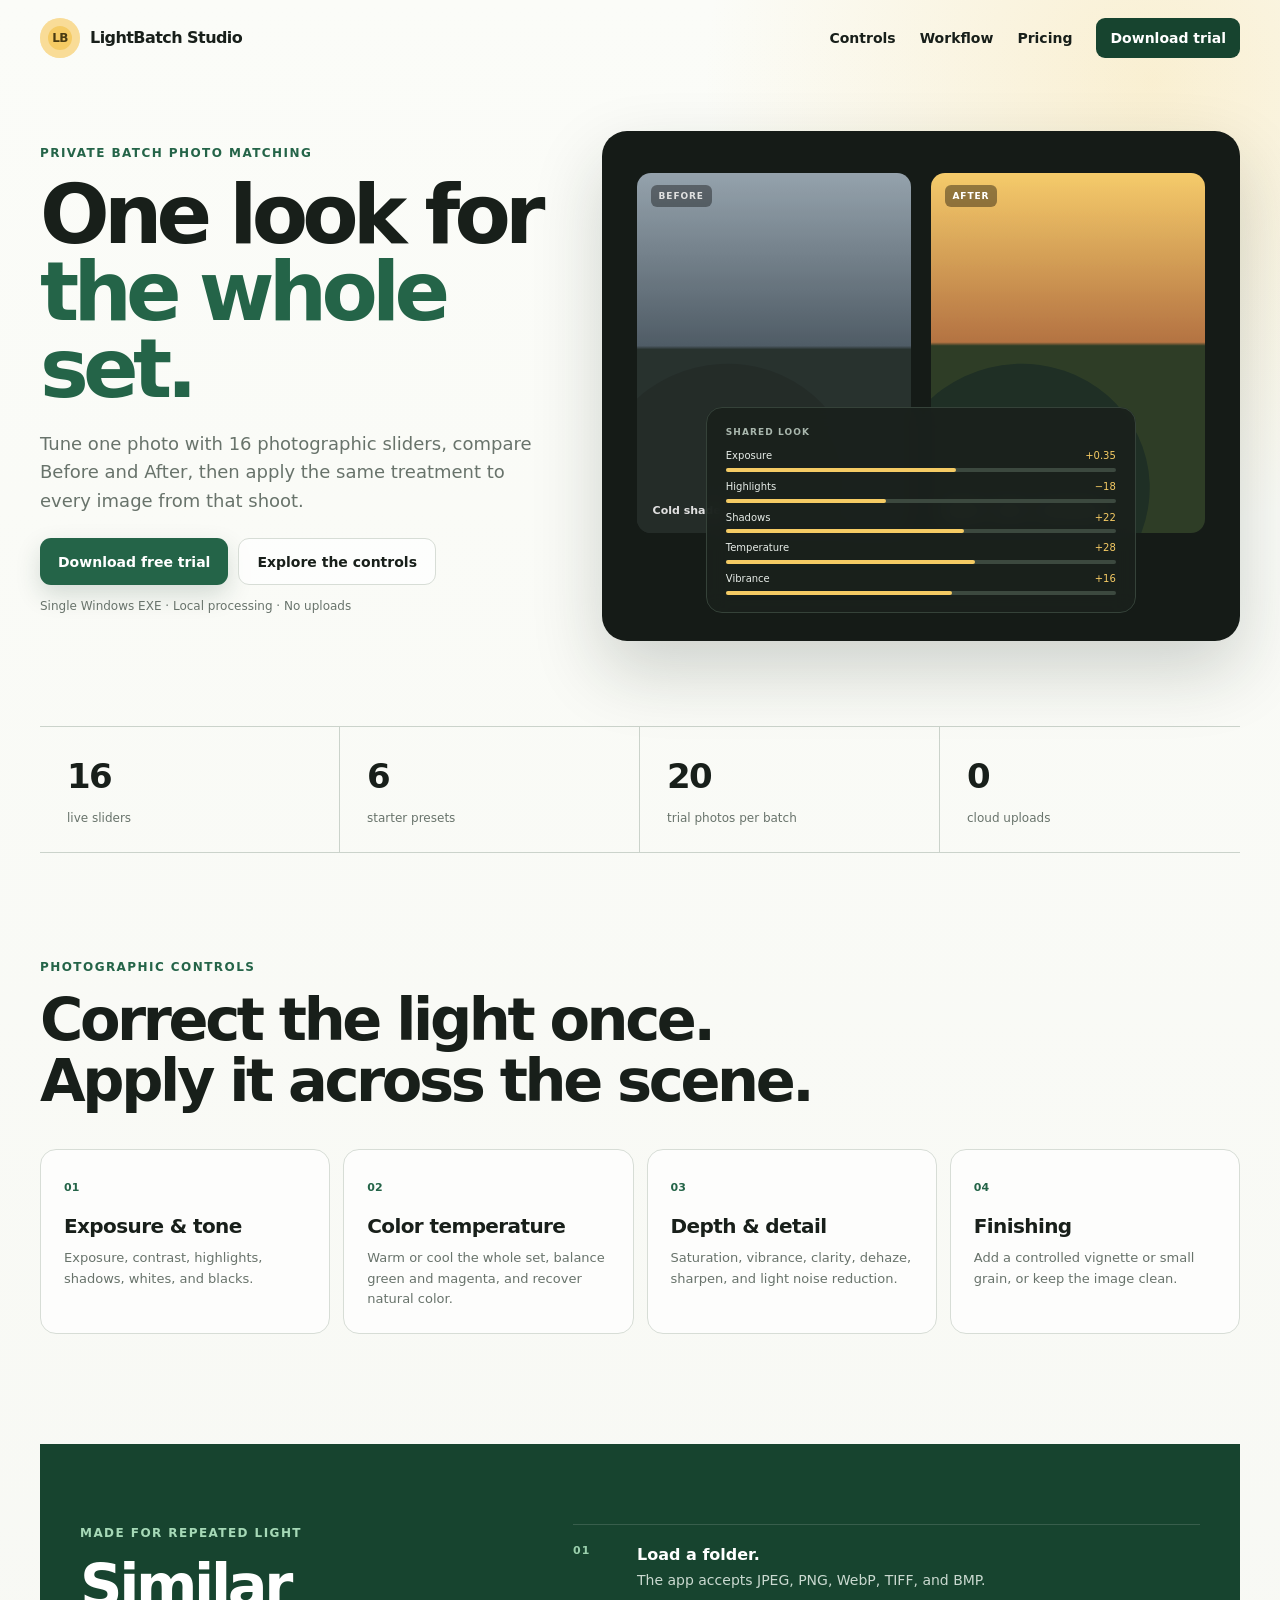
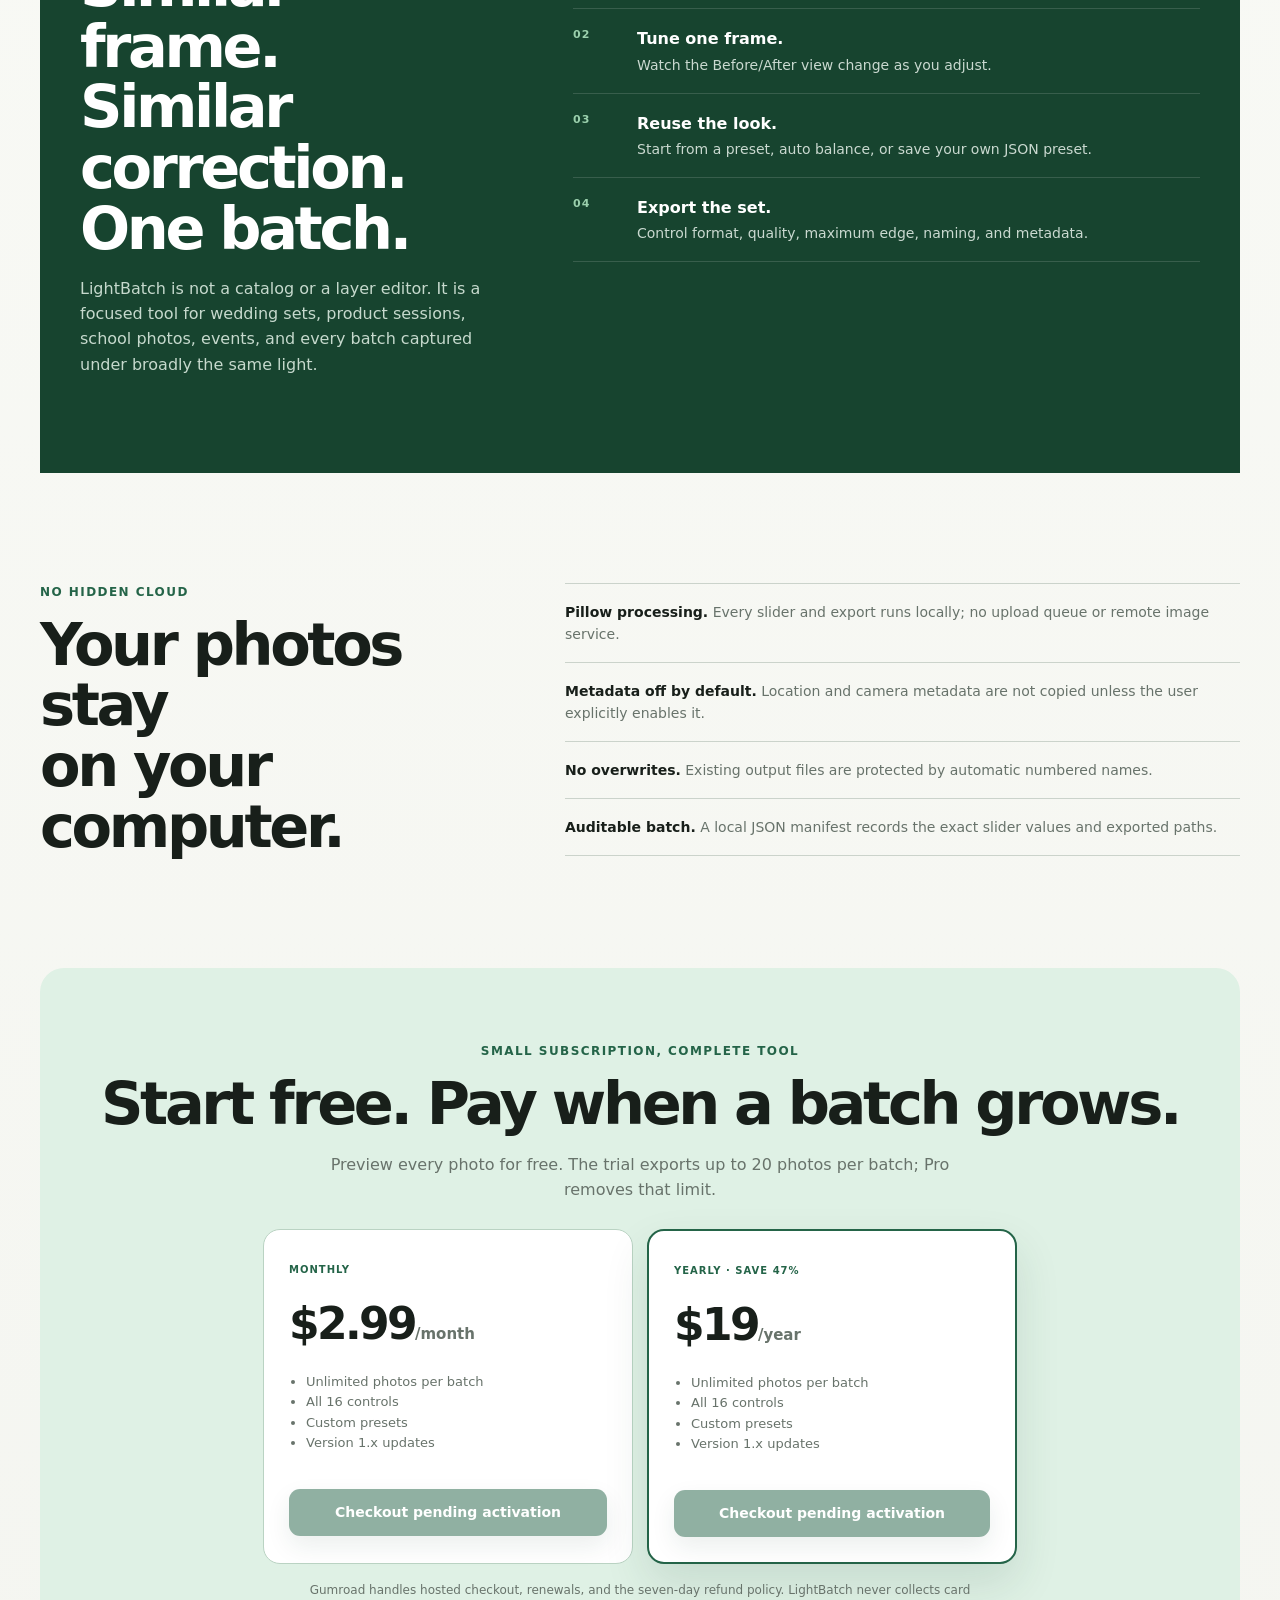
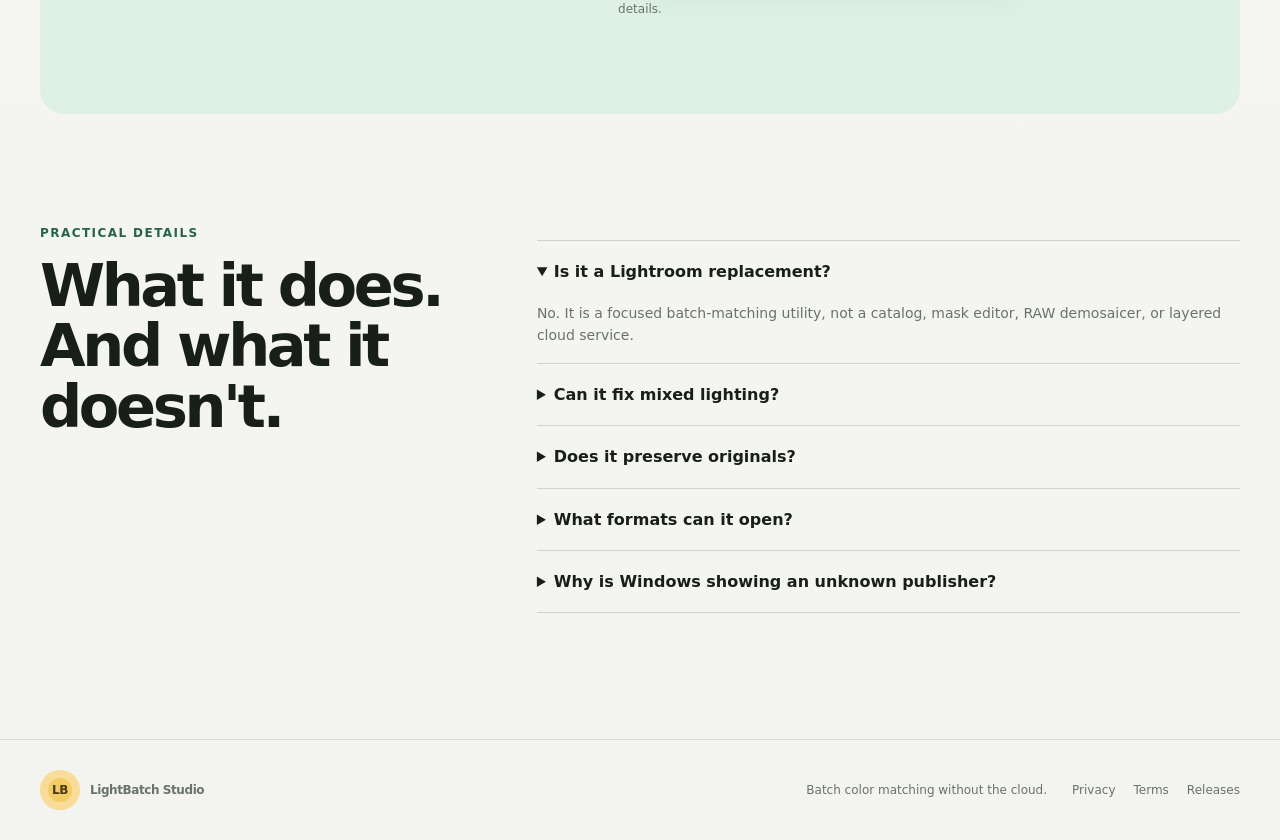
<file: index.html>
<!doctype html>
<html lang="en">
<head>
  <meta charset="utf-8">
  <meta name="viewport" content="width=device-width, initial-scale=1">
  <meta name="description" content="LightBatch Studio applies one photographic color treatment to a whole set of similarly lit photos. 16 sliders, live preview, local batch export.">
  <meta property="og:title" content="LightBatch Studio — one look for the whole set">
  <meta property="og:description" content="Tune one photo with 16 sliders, then batch-apply the same look locally.">
  <meta property="og:image" content="https://mudycrafter-rubbish-coder.github.io/lightbatch-studio/assets/cover-1280x720.png">
  <title>LightBatch Studio — batch color matching for photos</title>
  <link rel="stylesheet" href="styles.css">
</head>
<body>
  <header class="nav">
    <a class="brand" href="#"><span class="sun">LB</span><span>LightBatch Studio</span></a>
    <nav><a href="#controls">Controls</a><a href="#workflow">Workflow</a><a href="#pricing">Pricing</a><a class="nav-download" href="https://github.com/Mudycrafter-rubbish-coder/lightbatch-studio/releases/latest/download/LightBatchStudio.exe">Download trial</a></nav>
  </header>

  <main>
    <section class="hero">
      <div class="copy">
        <p class="eyebrow">Private batch photo matching</p>
        <h1>One look for<br><em>the whole set.</em></h1>
        <p class="lede">Tune one photo with 16 photographic sliders, compare Before and After, then apply the same treatment to every image from that shoot.</p>
        <div class="actions">
          <a class="button primary" href="https://github.com/Mudycrafter-rubbish-coder/lightbatch-studio/releases/latest/download/LightBatchStudio.exe">Download free trial</a>
          <a class="button quiet" href="#controls">Explore the controls</a>
        </div>
        <p class="micro">Single Windows EXE · Local processing · No uploads</p>
      </div>
      <div class="visual">
        <div class="photo before"><span>BEFORE</span><i></i><b>Cold shade</b></div>
        <div class="photo after"><span>AFTER</span><i></i><b>Warm · clear · consistent</b></div>
        <div class="slider-card">
          <p>SHARED LOOK</p>
          <label>Exposure <span>+0.35</span></label><div class="track"><i style="width:59%"></i></div>
          <label>Highlights <span>−18</span></label><div class="track"><i style="width:41%"></i></div>
          <label>Shadows <span>+22</span></label><div class="track"><i style="width:61%"></i></div>
          <label>Temperature <span>+28</span></label><div class="track"><i style="width:64%"></i></div>
          <label>Vibrance <span>+16</span></label><div class="track"><i style="width:58%"></i></div>
        </div>
      </div>
    </section>

    <section class="strip">
      <div><strong>16</strong><span>live sliders</span></div>
      <div><strong>6</strong><span>starter presets</span></div>
      <div><strong>20</strong><span>trial photos per batch</span></div>
      <div><strong>0</strong><span>cloud uploads</span></div>
    </section>

    <section class="controls" id="controls">
      <p class="eyebrow">Photographic controls</p>
      <h2>Correct the light once.<br>Apply it across the scene.</h2>
      <div class="control-grid">
        <article><span>01</span><h3>Exposure & tone</h3><p>Exposure, contrast, highlights, shadows, whites, and blacks.</p></article>
        <article><span>02</span><h3>Color temperature</h3><p>Warm or cool the whole set, balance green and magenta, and recover natural color.</p></article>
        <article><span>03</span><h3>Depth & detail</h3><p>Saturation, vibrance, clarity, dehaze, sharpen, and light noise reduction.</p></article>
        <article><span>04</span><h3>Finishing</h3><p>Add a controlled vignette or small grain, or keep the image clean.</p></article>
      </div>
    </section>

    <section class="workflow" id="workflow">
      <div>
        <p class="eyebrow">Made for repeated light</p>
        <h2>Similar frame.<br>Similar correction.<br>One batch.</h2>
        <p>LightBatch is not a catalog or a layer editor. It is a focused tool for wedding sets, product sessions, school photos, events, and every batch captured under broadly the same light.</p>
      </div>
      <ol>
        <li><b>01</b><span><strong>Load a folder.</strong> The app accepts JPEG, PNG, WebP, TIFF, and BMP.</span></li>
        <li><b>02</b><span><strong>Tune one frame.</strong> Watch the Before/After view change as you adjust.</span></li>
        <li><b>03</b><span><strong>Reuse the look.</strong> Start from a preset, auto balance, or save your own JSON preset.</span></li>
        <li><b>04</b><span><strong>Export the set.</strong> Control format, quality, maximum edge, naming, and metadata.</span></li>
      </ol>
    </section>

    <section class="privacy">
      <div>
        <p class="eyebrow">No hidden cloud</p>
        <h2>Your photos stay<br>on your computer.</h2>
      </div>
      <div class="privacy-points">
        <p><b>Pillow processing.</b> Every slider and export runs locally; no upload queue or remote image service.</p>
        <p><b>Metadata off by default.</b> Location and camera metadata are not copied unless the user explicitly enables it.</p>
        <p><b>No overwrites.</b> Existing output files are protected by automatic numbered names.</p>
        <p><b>Auditable batch.</b> A local JSON manifest records the exact slider values and exported paths.</p>
      </div>
    </section>

    <section class="pricing" id="pricing">
      <p class="eyebrow">Small subscription, complete tool</p>
      <h2>Start free. Pay when a batch grows.</h2>
      <p>Preview every photo for free. The trial exports up to 20 photos per batch; Pro removes that limit.</p>
      <div class="plans">
        <article><span>MONTHLY</span><strong>$2.99<small>/month</small></strong><ul><li>Unlimited photos per batch</li><li>All 16 controls</li><li>Custom presets</li><li>Version 1.x updates</li></ul><a class="button primary disabled" href="#pricing" aria-disabled="true">Checkout pending activation</a></article>
        <article class="featured"><span>YEARLY · SAVE 47%</span><strong>$19<small>/year</small></strong><ul><li>Unlimited photos per batch</li><li>All 16 controls</li><li>Custom presets</li><li>Version 1.x updates</li></ul><a class="button primary disabled" href="#pricing" aria-disabled="true">Checkout pending activation</a></article>
      </div>
      <p class="micro center">Gumroad handles hosted checkout, renewals, and the seven-day refund policy. LightBatch never collects card details.</p>
    </section>

    <section class="faq">
      <div><p class="eyebrow">Practical details</p><h2>What it does.<br>And what it doesn't.</h2></div>
      <dl>
        <details open><summary>Is it a Lightroom replacement?</summary><p>No. It is a focused batch-matching utility, not a catalog, mask editor, RAW demosaicer, or layered cloud service.</p></details>
        <details><summary>Can it fix mixed lighting?</summary><p>It works best when the photos share broadly similar light. Mixed foreground/background color may still need individual work.</p></details>
        <details><summary>Does it preserve originals?</summary><p>Yes. The app writes new files and never edits the source photos.</p></details>
        <details><summary>What formats can it open?</summary><p>JPEG, PNG, WebP, BMP, and TIFF. HEIC and camera RAW are not supported in version 1.0.</p></details>
        <details><summary>Why is Windows showing an unknown publisher?</summary><p>The initial release is not code-signed. Verify the published SHA-256 checksum before running it.</p></details>
      </dl>
    </section>
  </main>

  <footer>
    <div class="brand"><span class="sun">LB</span><span>LightBatch Studio</span></div>
    <p>Batch color matching without the cloud.</p>
    <div><a href="privacy.html">Privacy</a><a href="terms.html">Terms</a><a href="https://github.com/Mudycrafter-rubbish-coder/lightbatch-studio/releases">Releases</a></div>
  </footer>
</body>
</html>
</file>
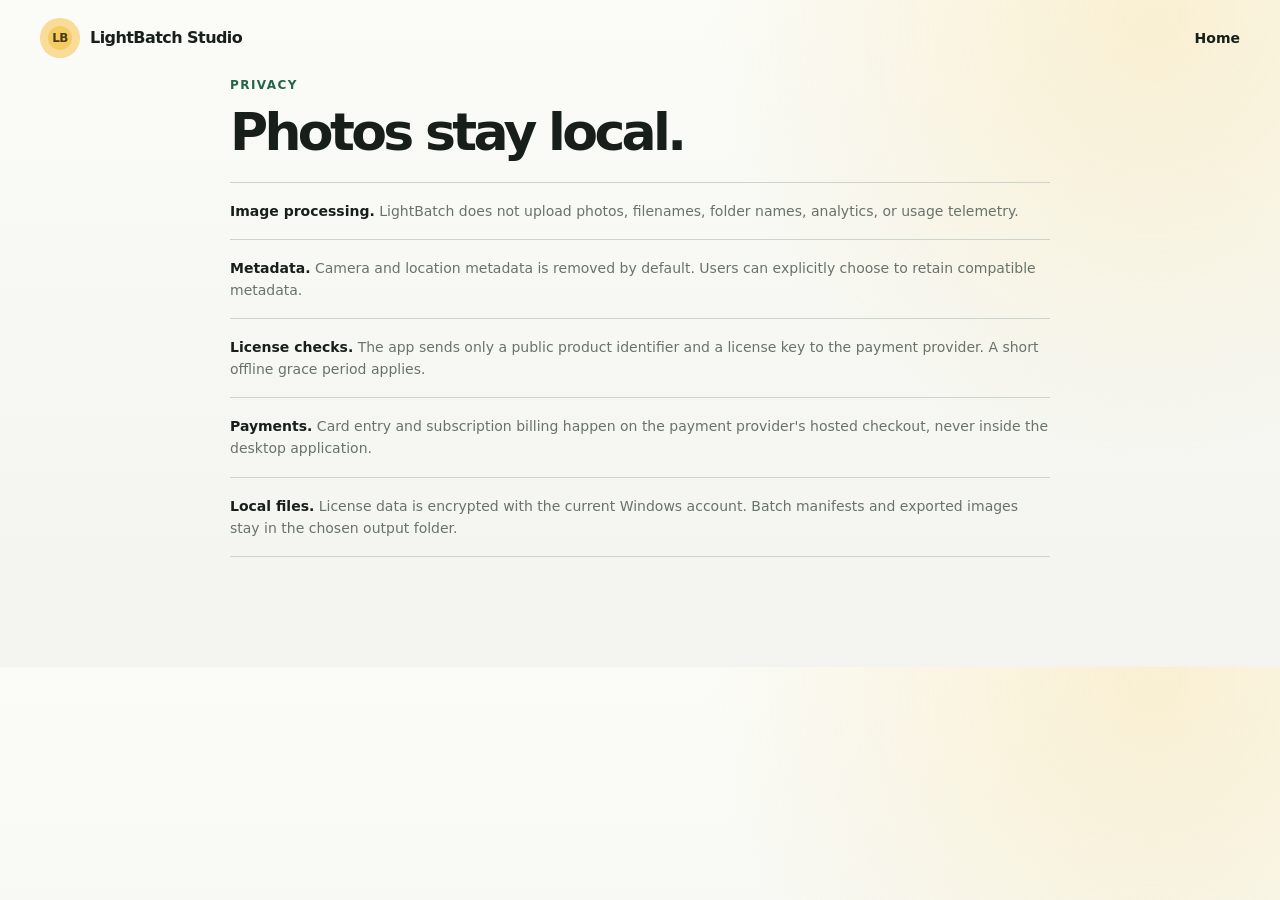
<file: privacy.html>
<!doctype html><html lang="en"><head><meta charset="utf-8"><meta name="viewport" content="width=device-width,initial-scale=1"><title>Privacy — LightBatch Studio</title><link rel="stylesheet" href="styles.css"></head><body><header class="nav"><a class="brand" href="index.html"><span class="sun">LB</span><span>LightBatch Studio</span></a><nav><a href="index.html">Home</a></nav></header><main class="privacy" style="display:block;max-width:820px"><p class="eyebrow">Privacy</p><h1 style="font-size:52px;margin-bottom:25px">Photos stay local.</h1><div class="privacy-points"><p><b>Image processing.</b> LightBatch does not upload photos, filenames, folder names, analytics, or usage telemetry.</p><p><b>Metadata.</b> Camera and location metadata is removed by default. Users can explicitly choose to retain compatible metadata.</p><p><b>License checks.</b> The app sends only a public product identifier and a license key to the payment provider. A short offline grace period applies.</p><p><b>Payments.</b> Card entry and subscription billing happen on the payment provider's hosted checkout, never inside the desktop application.</p><p><b>Local files.</b> License data is encrypted with the current Windows account. Batch manifests and exported images stay in the chosen output folder.</p></div></main></body></html>
</file>
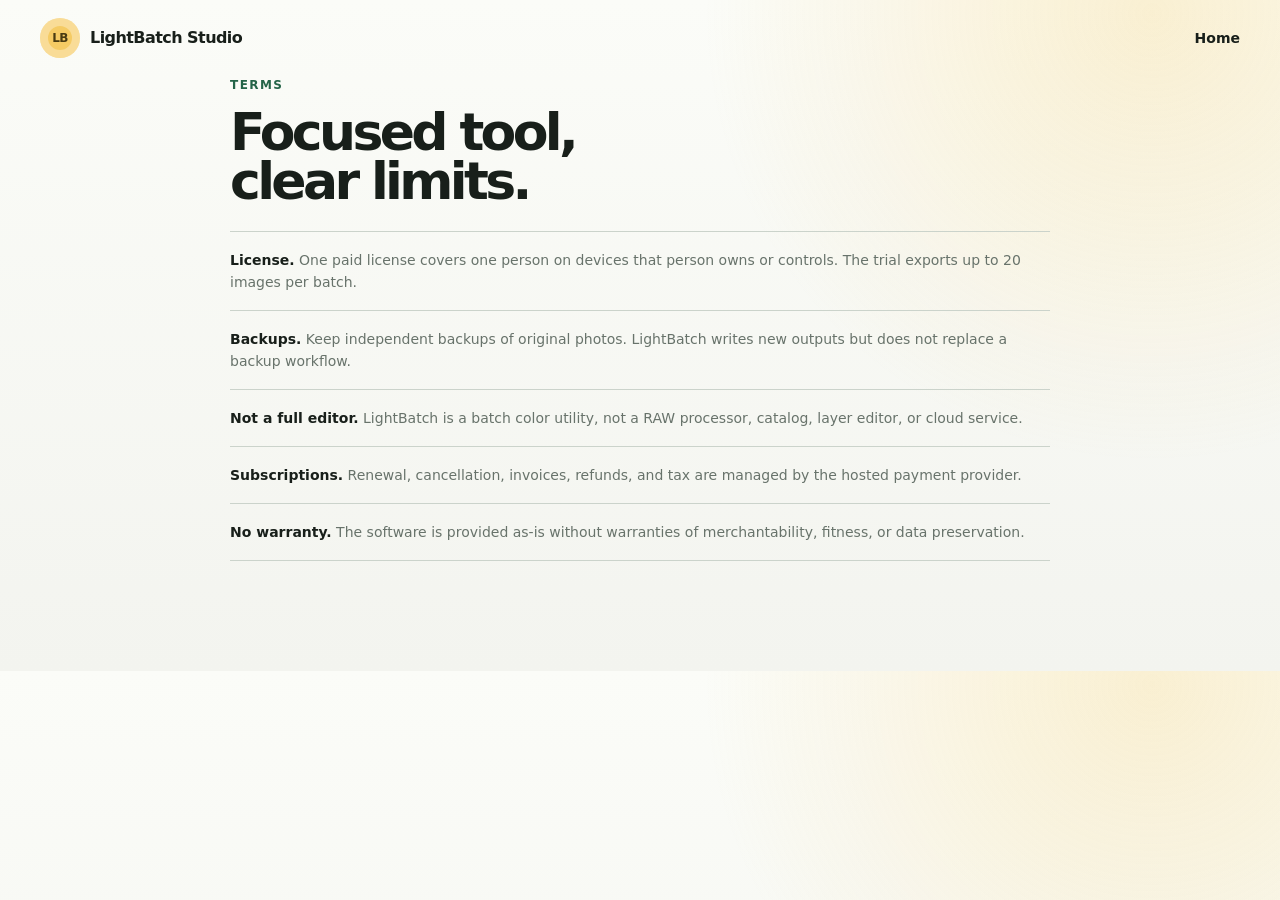
<file: terms.html>
<!doctype html><html lang="en"><head><meta charset="utf-8"><meta name="viewport" content="width=device-width,initial-scale=1"><title>Terms — LightBatch Studio</title><link rel="stylesheet" href="styles.css"></head><body><header class="nav"><a class="brand" href="index.html"><span class="sun">LB</span><span>LightBatch Studio</span></a><nav><a href="index.html">Home</a></nav></header><main class="privacy" style="display:block;max-width:820px"><p class="eyebrow">Terms</p><h1 style="font-size:52px;margin-bottom:25px">Focused tool,<br>clear limits.</h1><div class="privacy-points"><p><b>License.</b> One paid license covers one person on devices that person owns or controls. The trial exports up to 20 images per batch.</p><p><b>Backups.</b> Keep independent backups of original photos. LightBatch writes new outputs but does not replace a backup workflow.</p><p><b>Not a full editor.</b> LightBatch is a batch color utility, not a RAW processor, catalog, layer editor, or cloud service.</p><p><b>Subscriptions.</b> Renewal, cancellation, invoices, refunds, and tax are managed by the hosted payment provider.</p><p><b>No warranty.</b> The software is provided as-is without warranties of merchantability, fitness, or data preservation.</p></div></main></body></html>
</file>
<file: styles.css>
:root { --ink:#181f1a; --muted:#68736b; --bg:#f3f4ef; --card:#fff; --green:#17442f; --green2:#246448; --mint:#dff1e5; --line:#d7ddd6; --gold:#f5cb64; }
* { box-sizing:border-box; }
html { scroll-behavior:smooth; }
body { margin:0; color:var(--ink); background:radial-gradient(circle at 90% 2%,rgba(245,203,100,.26),transparent 28rem),linear-gradient(#fbfcf8,var(--bg)); font:16px/1.58 "Segoe UI",system-ui,sans-serif; }
a { color:inherit; }
.nav { width:min(1200px,calc(100% - 40px)); margin:auto; min-height:76px; display:flex; align-items:center; justify-content:space-between; gap:20px; }
.brand { display:flex; align-items:center; gap:10px; font-weight:800; letter-spacing:-.035em; text-decoration:none; }
.sun { width:40px; height:40px; display:grid; place-items:center; border-radius:50%; color:#493b12; background:var(--gold); font-size:12px; box-shadow:inset 0 0 0 8px rgba(255,255,255,.33); }
.nav nav { display:flex; gap:24px; align-items:center; font-size:14px; font-weight:650; }
.nav nav a { text-decoration:none; }
.nav-download { padding:9px 14px; border-radius:9px; color:white !important; background:var(--green); }
main { overflow:hidden; }
.hero { width:min(1200px,calc(100% - 40px)); margin:55px auto 85px; display:grid; grid-template-columns:.88fr 1.12fr; gap:60px; align-items:center; }
.eyebrow { margin:0 0 13px; color:var(--green2); font-size:12px; font-weight:850; letter-spacing:.12em; text-transform:uppercase; }
h1 { margin:0; font-size:clamp(52px,7vw,82px); line-height:.94; letter-spacing:-.07em; }
h1 em { color:var(--green2); font-style:normal; }
.lede { max-width:570px; margin:23px 0; color:var(--muted); font-size:18px; }
.actions { display:flex; flex-wrap:wrap; gap:10px; }
.button { display:inline-flex; justify-content:center; align-items:center; min-height:47px; padding:0 18px; border-radius:11px; text-decoration:none; font-size:14px; font-weight:800; }
.primary { color:white; background:var(--green2); box-shadow:0 10px 24px rgba(23,68,47,.17); }
.disabled { opacity:.5; cursor:default; }
.quiet { border:1px solid var(--line); background:rgba(255,255,255,.72); }
.micro { color:var(--muted); font-size:12px; }
.center { text-align:center; }
.visual { position:relative; min-height:510px; border-radius:25px; background:#151b17; box-shadow:0 30px 70px rgba(19,35,25,.19); }
.photo { position:absolute; top:42px; width:43%; height:360px; overflow:hidden; border-radius:14px; background:linear-gradient(#9ebbc9,#506b79 48%,#283a32 49%); }
.photo.before { left:35px; filter:saturate(.62) brightness(.88) hue-rotate(8deg); }
.photo.after { right:35px; background:linear-gradient(#e8c77b,#a8754f 47%,#34402e 48%); filter:saturate(1.2) contrast(1.06); }
.photo i { position:absolute; left:-15%; bottom:-23%; width:95%; height:70%; border-radius:50%; background:#26332b; transform:rotate(-14deg); }
.photo b { position:absolute; left:16px; bottom:14px; color:white; font-size:11px; }
.photo span { position:absolute; left:14px; top:12px; padding:4px 8px; border-radius:6px; color:white; background:rgba(0,0,0,.38); font-size:9px; font-weight:850; letter-spacing:.1em; }
.slider-card { position:absolute; left:50%; bottom:28px; width:430px; transform:translateX(-50%); padding:17px 19px; border:1px solid #354239; border-radius:16px; background:rgba(26,33,28,.93); color:#e8eee9; backdrop-filter:blur(10px); }
.slider-card p { margin:0 0 9px; color:#a9b7ad; font-size:9px; font-weight:850; letter-spacing:.12em; }
.slider-card label { display:flex; justify-content:space-between; margin-top:7px; font-size:10px; }
.slider-card label span { color:var(--gold); }
.track { height:4px; margin-top:4px; border-radius:5px; background:#3c493f; }
.track i { display:block; height:100%; border-radius:inherit; background:var(--gold); }
.strip { width:min(1200px,calc(100% - 40px)); margin:0 auto 105px; display:grid; grid-template-columns:repeat(4,1fr); border-top:1px solid #cbd3cb; border-bottom:1px solid #cbd3cb; }
.strip div { padding:23px 27px; border-right:1px solid #cbd3cb; }
.strip div:last-child { border-right:0; }
.strip strong { display:block; font-size:34px; letter-spacing:-.05em; }
.strip span { color:var(--muted); font-size:12px; }
.controls, .workflow, .privacy, .pricing, .faq { width:min(1200px,calc(100% - 40px)); margin:0 auto 110px; }
h2 { margin:0; font-size:clamp(38px,5vw,59px); line-height:1.03; letter-spacing:-.057em; }
.control-grid { display:grid; grid-template-columns:repeat(4,1fr); gap:13px; margin-top:38px; }
.control-grid article { padding:23px; border:1px solid var(--line); border-radius:16px; background:rgba(255,255,255,.74); }
.control-grid span { color:var(--green2); font-size:11px; font-weight:850; }
.control-grid h3 { margin:12px 0 6px; font-size:20px; letter-spacing:-.03em; }
.control-grid p { margin:0; color:var(--muted); font-size:13px; }
.workflow { display:grid; grid-template-columns:.8fr 1.2fr; gap:75px; padding:80px max(20px,calc((100vw - 1200px)/2)); background:var(--green); color:white; }
.workflow .eyebrow { color:#a6d9b7; }
.workflow > div > p:last-child { color:#c6d9cd; }
.workflow ol { list-style:none; margin:0; padding:0; }
.workflow li { display:grid; grid-template-columns:52px 1fr; gap:12px; padding:17px 0; border-bottom:1px solid rgba(255,255,255,.14); }
.workflow li:first-child { border-top:1px solid rgba(255,255,255,.14); }
.workflow li b { color:#9bd0ad; font-size:11px; letter-spacing:.1em; }
.workflow li span { color:#cad9d0; font-size:14px; }
.workflow li strong { display:block; margin-bottom:2px; color:white; font-size:16px; }
.privacy { display:grid; grid-template-columns:.8fr 1.2fr; gap:75px; }
.privacy-points p { margin:0; padding:17px 0; border-bottom:1px solid #cbd3cb; color:var(--muted); font-size:14px; }
.privacy-points p:first-child { border-top:1px solid #cbd3cb; }
.privacy-points b { color:var(--ink); }
.pricing { padding:74px 25px 68px; border-radius:24px; background:var(--mint); text-align:center; }
.pricing > p:not(.eyebrow) { max-width:680px; margin:17px auto 27px; color:var(--muted); }
.plans { display:grid; grid-template-columns:repeat(2,minmax(270px,370px)); justify-content:center; gap:14px; text-align:left; }
.plans article { padding:25px; border:1px solid #bad3c3; border-radius:17px; background:white; }
.plans article.featured { border:2px solid var(--green2); box-shadow:0 20px 45px rgba(23,68,47,.12); }
.plans article > span { color:var(--green2); font-size:10px; font-weight:850; letter-spacing:.1em; }
.plans strong { display:block; margin:9px 0 13px; font-size:44px; letter-spacing:-.06em; }
.plans small { color:var(--muted); font-size:15px; letter-spacing:0; }
.plans ul { min-height:104px; padding-left:17px; color:var(--muted); font-size:13px; }
.plans .button { width:100%; }
.faq { display:grid; grid-template-columns:.75fr 1.25fr; gap:75px; }
details { border-top:1px solid #cbd3cb; }
details:last-child { border-bottom:1px solid #cbd3cb; }
summary { padding:18px 0; cursor:pointer; font-weight:750; }
details p { margin:0 0 17px; color:var(--muted); font-size:14px; }
footer { display:grid; grid-template-columns:1fr auto auto; gap:25px; align-items:center; padding:30px max(20px,calc((100vw - 1200px)/2)); border-top:1px solid var(--line); color:var(--muted); font-size:12px; }
footer p { margin:0; }
footer > div:last-child { display:flex; gap:18px; }
footer a { text-decoration:none; }
@media(max-width:900px){.nav nav a:not(.nav-download){display:none}.hero,.workflow,.privacy,.faq{grid-template-columns:1fr;gap:40px}.control-grid{grid-template-columns:repeat(2,1fr)}.visual{min-height:460px}}
@media(max-width:620px){.nav,.hero,.strip,.controls,.privacy,.faq{width:min(100% - 24px,1200px)}h1{font-size:54px}.hero{margin-top:26px}.visual{min-height:430px}.photo{height:300px;top:28px}.slider-card{width:calc(100% - 42px)}.strip{grid-template-columns:repeat(2,1fr)}.strip div:nth-child(2){border-right:0}.strip div:nth-child(-n+2){border-bottom:1px solid #cbd3cb}.control-grid,.plans{grid-template-columns:1fr}.workflow{padding:65px 20px}footer{grid-template-columns:1fr}}
</file>
